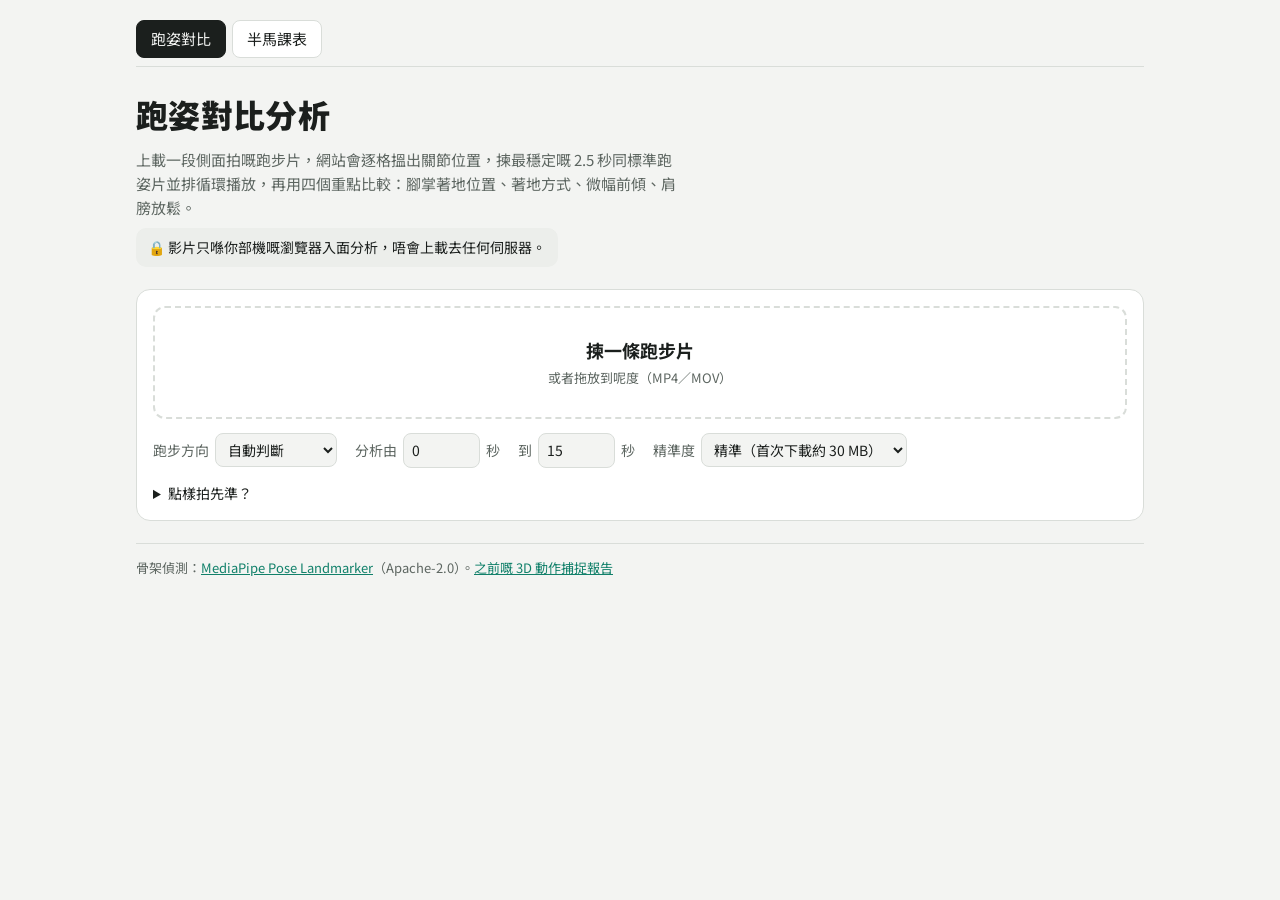
<file: index.html>
<!doctype html>
<html lang="zh-Hant-HK">
<head>
<meta charset="utf-8">
<meta name="viewport" content="width=device-width, initial-scale=1, viewport-fit=cover">
<title>跑姿對比分析</title>
<meta name="description" content="上載一段側面跑步片，喺瀏覽器入面同標準跑姿片逐格對比：落地位置、著地方式、前傾、肩膀放鬆。影片唔會離開你部機。">
<link rel="preconnect" href="https://fonts.googleapis.com">
<link rel="preconnect" href="https://fonts.gstatic.com" crossorigin>
<link rel="stylesheet" href="https://fonts.googleapis.com/css2?family=Noto+Sans+HK:wght@400;500;700;900&family=IBM+Plex+Mono:wght@400;600&display=swap">
<link rel="stylesheet" href="app/style.css">
</head>
<body>
<div class="wrap">
  <nav class="site-nav" aria-label="分頁">
    <a href="./" aria-current="page">跑姿對比</a>
    <a href="plan/">半馬課表</a>
  </nav>

  <header class="hero">
    <h1>跑姿對比分析</h1>
    <p class="sub">上載一段側面拍嘅跑步片，網站會逐格搵出關節位置，揀最穩定嘅 2.5 秒同標準跑姿片並排循環播放，再用四個重點比較：腳掌著地位置、著地方式、微幅前傾、肩膀放鬆。</p>
    <p class="privacy">🔒 影片只喺你部機嘅瀏覽器入面分析，唔會上載去任何伺服器。</p>
  </header>

  <section id="upload" class="card upload" aria-label="上載影片">
    <label class="drop" id="drop">
      <input type="file" id="file" accept="video/*">
      <span class="drop-t">揀一條跑步片</span>
      <span class="drop-s">或者拖放到呢度（MP4／MOV）</span>
    </label>
    <div class="opts">
      <label>跑步方向
        <select id="dir">
          <option value="auto" selected>自動判斷</option>
          <option value="right">向畫面右邊跑</option>
          <option value="left">向畫面左邊跑</option>
        </select>
      </label>
      <label>分析由<input id="t0" type="number" min="0" step="0.5" value="0" inputmode="decimal"> 秒</label>
      <label>到<input id="t1" type="number" min="1" step="0.5" value="15" inputmode="decimal"> 秒</label>
      <label>精準度
        <select id="model">
          <option value="heavy" selected>精準（首次下載約 30 MB）</option>
          <option value="full">較快（約 9 MB）</option>
        </select>
      </label>
    </div>
    <details class="tips">
      <summary>點樣拍先準？</summary>
      <ul>
        <li>正側面拍，成個人（頭到腳）都要喺畫面入面，最好向畫面右邊跑。</li>
        <li>最少連續跑 5 秒，10 秒以上更好；分析範圍最多揀 20 秒。</li>
        <li>光線充足、背景唔好太多人；鏡頭跟住跑或者固定都得。</li>
        <li>用 60 fps 或以上拍會更準（慢鏡片都得）。</li>
      </ul>
    </details>
    <div class="prog" id="prog" hidden>
      <div class="bar"><i id="progbar"></i></div>
      <p id="progtxt">準備中…</p>
      <button id="cancel" type="button">取消</button>
    </div>
    <p class="err" id="err" role="alert" hidden></p>
  </section>

  <div id="results" hidden>
    <section class="stage" aria-label="影片對比">
      <div class="clip">
        <div class="lab"><b class="me">你嘅片</b><span class="num" id="tu">0.00s</span></div>
        <div class="vbox" id="boxu"><video id="vu" muted playsinline preload="auto"></video><canvas id="cu"></canvas></div>
      </div>
      <div class="clip">
        <div class="lab"><b class="st">標準片</b><span class="num" id="ts">0.00s</span></div>
        <div class="vbox" id="boxs"><video id="vs" src="app/std/standard.mp4" muted playsinline preload="auto"></video><canvas id="cs"></canvas></div>
      </div>
    </section>
    <div class="ctrl">
      <button id="play" type="button" aria-pressed="false">暫停</button>
      <span class="sp">速度</span>
      <button class="rate" type="button" data-r="1" aria-pressed="true">1×</button>
      <button class="rate" type="button" data-r="0.5" aria-pressed="false">0.5×</button>
      <button class="rate" type="button" data-r="0.25" aria-pressed="false">0.25×</button>
      <button id="prev" type="button">上一格</button>
      <button id="step" type="button">下一格</button>
      <button id="skel" type="button" aria-pressed="true">骨架</button>
      <div class="tline" aria-hidden="true"><i id="bar"></i></div>
    </div>
    <p class="note" id="clipnote"></p>

    <section class="verdicts" id="verdicts" aria-label="四個重點總結"></section>

    <section class="block">
      <nav class="tabs" role="tablist" id="tabs"></nav>
      <div id="pane" class="pane"></div>
    </section>

    <section class="block">
      <h2>一個步態週期入面嘅關節角度</h2>
      <p class="note">由近鏡嗰隻腳落地（0%）到佢下一次落地（100%），每條片幾個週期取平均。線形越似，動作越接近標準片。</p>
      <div class="legend"><span><i style="background:var(--me)"></i>你嘅片</span><span><i style="background:var(--std)"></i>標準片</span></div>
      <div class="curves" id="curves"></div>
    </section>

    <section class="note">
      <h2 class="h-note">點樣量、準唔準</h2>
      <ul>
        <li>方法：用 MediaPipe Pose 逐格搵 33 個關節點（你嘅片用 60 fps 或者原本幀率取樣，標準片 30 fps），修正左右腳對調、平滑後計 2D 角度。角度係喺畫面平面量，鏡頭唔係正側面都會有 ±5° 左右誤差。</li>
        <li>落地／離地用「腳跟最前／腳尖最後（相對髖部）」嘅方法搵（Zeni 2008），可能比真正著地遲 1–3 格，所以觸地時間只當參考。兩條片用同一套方法，「比較」比「絕對數字」更可信。</li>
        <li>著地方式用鞋跟同鞋尖兩點量，鞋底前後厚度差會令數字偏向「腳跟」。</li>
        <li>每個範圍都係參考起始值，唔係醫學或者比賽標準；標準片本身都只係一位跑者嘅示範。</li>
        <li id="longnote"></li>
      </ul>
    </section>
    <div class="again"><button id="again" type="button">分析另一條片</button></div>
  </div>

  <footer class="foot">
    <p>骨架偵測：<a href="https://ai.google.dev/edge/mediapipe/solutions/vision/pose_landmarker" rel="noopener">MediaPipe Pose Landmarker</a>（Apache-2.0）。<a href="motion-capture/">之前嘅 3D 動作捕捉報告</a></p>
  </footer>
</div>
<script type="module" src="app/main.js"></script>
</body>
</html>
</file>
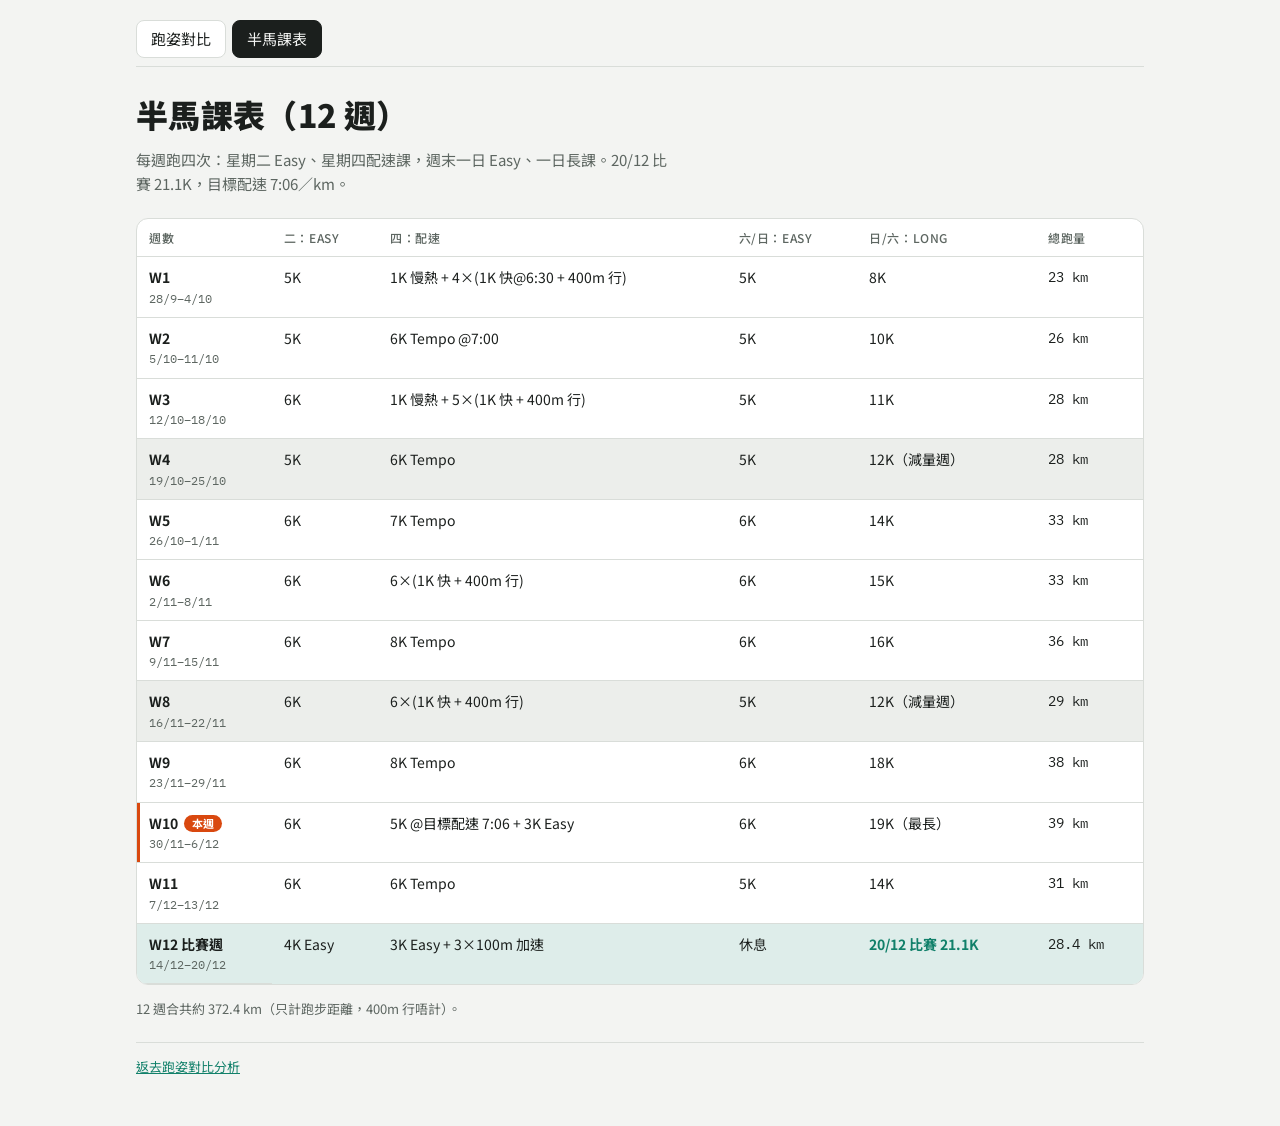
<file: plan/index.html>
<!doctype html>
<html lang="zh-Hant-HK">
<head>
<meta charset="utf-8">
<meta name="viewport" content="width=device-width, initial-scale=1, viewport-fit=cover">
<title>半馬課表</title>
<meta name="description" content="12 週半馬拉松訓練課表，20/12 比賽。">
<link rel="preconnect" href="https://fonts.googleapis.com">
<link rel="preconnect" href="https://fonts.gstatic.com" crossorigin>
<link rel="stylesheet" href="https://fonts.googleapis.com/css2?family=Noto+Sans+HK:wght@400;500;700;900&family=IBM+Plex+Mono:wght@400;600&display=swap">
<link rel="stylesheet" href="../app/style.css">
</head>
<body>
<div class="wrap">
  <nav class="site-nav" aria-label="分頁">
    <a href="../">跑姿對比</a>
    <a href="./" aria-current="page">半馬課表</a>
  </nav>

  <header class="hero">
    <h1>半馬課表（12 週）</h1>
    <p class="sub">每週跑四次：星期二 Easy、星期四配速課，週末一日 Easy、一日長課。20/12 比賽 21.1K，目標配速 7:06／km。</p>
  </header>

  <section class="block" aria-label="課表">
    <div class="tblwrap plan" id="plan"></div>
    <p class="note" id="plansum"></p>
  </section>

  <footer class="foot">
    <p><a href="../">返去跑姿對比分析</a></p>
  </footer>
</div>
<script type="module" src="../app/plan.js"></script>
</body>
</html>
</file>
<file: app/style.css>
/* Layout: lab bench. Upload card, then two clips side by side, four tabs below. */
/* Layout: lab bench. Two clips side by side up top, four tabs below; each tab = verdict, numbers table, per-step strip. */
:root{
  --bg:#f3f4f2; --panel:#ffffff; --ink:#1b1f1d; --muted:#5d6661; --line:#d9ddd9;
  --me:#d9480f; --std:#11806a; --good:#2f7d32; --warn:#b26a00; --bad:#c0392b; --chip:#eceeeb;
  --f-disp:"Noto Sans HK","PingFang HK","Microsoft JhengHei",sans-serif;
  --f-body:"Noto Sans HK","PingFang HK","Microsoft JhengHei",sans-serif;
  --f-num:"IBM Plex Mono",ui-monospace,Menlo,monospace;
}
@media (prefers-color-scheme: dark){:root:not([data-theme="light"]){
  --bg:#111413; --panel:#1a1e1c; --ink:#e8ebe9; --muted:#9aa49f; --line:#2c322f;
  --me:#ff8a4c; --std:#3cc9a6; --good:#6cc070; --warn:#e3a33b; --bad:#ef6b5b; --chip:#232826; color-scheme:dark}}
:root[data-theme="dark"]{
  --bg:#111413; --panel:#1a1e1c; --ink:#e8ebe9; --muted:#9aa49f; --line:#2c322f;
  --me:#ff8a4c; --std:#3cc9a6; --good:#6cc070; --warn:#e3a33b; --bad:#ef6b5b; --chip:#232826; color-scheme:dark}
*{box-sizing:border-box}
html{-webkit-text-size-adjust:100%}
body{margin:0;background:var(--bg);color:var(--ink);font-family:var(--f-body);font-size:15px;line-height:1.6}
.wrap{max-width:1040px;margin:0 auto;padding-left:max(16px,env(safe-area-inset-left,0px));padding-right:max(16px,env(safe-area-inset-right,0px));padding-block:20px 48px;display:grid;grid-template-columns:minmax(0,1fr);gap:22px}
.wrap>*,.pane>*,section>*{min-width:0}
h1{font-family:var(--f-disp);font-weight:900;font-size:clamp(22px,4vw,32px);margin:0;letter-spacing:.01em;text-wrap:balance}
h2{font-size:18px;margin:0;text-wrap:balance}
h3{font-size:15px;margin:0}
p{margin:0}
.sub{color:var(--muted);max-width:68ch}
.num{font-family:var(--f-num);font-variant-numeric:tabular-nums}
.me{color:var(--me)} .st{color:var(--std)}
/* stage */
.stage{display:grid;grid-template-columns:1fr 1fr;gap:10px}
.clip{display:grid;gap:6px;min-width:0}
.vbox{position:relative;width:100%;aspect-ratio:9/16;background:#000;border-radius:10px;overflow:hidden}
.vbox video,.vbox canvas{position:absolute;inset:0;width:100%;height:100%;display:block}
.vbox video{object-fit:contain}
.vbox canvas{pointer-events:none}
.clip .lab{display:flex;justify-content:space-between;align-items:baseline;gap:8px;font-size:13px}
.clip .lab b{font-size:14px}
.ctrl{display:flex;flex-wrap:wrap;gap:8px;align-items:center}
button{font:inherit;cursor:pointer;border:1px solid var(--line);background:var(--panel);color:var(--ink);border-radius:999px;padding:6px 14px}
button:hover{border-color:var(--muted)}
button:focus-visible{outline:2px solid var(--std);outline-offset:2px}
button[aria-pressed="true"]{background:var(--ink);color:var(--bg);border-color:var(--ink)}
.ctrl .sp{color:var(--muted);font-size:13px;margin-left:4px}
.tline{height:6px;background:var(--chip);border-radius:3px;position:relative;flex:1 1 160px;min-width:120px}
.tline i{position:absolute;inset:0 auto 0 0;background:var(--muted);border-radius:3px;width:0}
/* summary row */
.verdicts{display:grid;grid-template-columns:repeat(4,minmax(0,1fr));gap:10px}
@media (max-width:720px){.verdicts{grid-template-columns:repeat(2,minmax(0,1fr))}}
.vcard{background:var(--panel);border:1px solid var(--line);border-radius:12px;padding:12px 14px;display:grid;gap:6px;text-align:left;cursor:pointer;color:var(--ink)}
.vcard small{color:var(--muted);font-size:12px;letter-spacing:.06em}
.vcard .t{font-weight:700}
.pill{display:inline-block;font-size:12px;font-weight:700;padding:2px 10px;border-radius:999px;color:#fff;width:max-content}
.pill.good{background:var(--good)} .pill.warn{background:var(--warn)} .pill.bad{background:var(--bad)}
/* tabs */
.tabs{display:flex;gap:6px;flex-wrap:wrap;border-bottom:1px solid var(--line);padding-bottom:8px}
.tabs button{border-radius:8px}
.pane{display:grid;grid-template-columns:minmax(0,1fr);gap:16px}
.lead{display:grid;gap:6px;max-width:72ch}
.lead .std{color:var(--muted);font-size:14px}
.tblwrap{overflow-x:auto;background:var(--panel);border:1px solid var(--line);border-radius:12px}
table{border-collapse:collapse;width:100%;min-width:560px;font-size:14px}
th,td{padding:9px 12px;text-align:left;border-bottom:1px solid var(--line);vertical-align:top}
tr:last-child td{border-bottom:none}
th{font-size:12px;color:var(--muted);font-weight:500;letter-spacing:.05em}
td.v{font-family:var(--f-num);font-variant-numeric:tabular-nums;white-space:nowrap}
td.ref{color:var(--muted);font-size:13px}
.two{display:grid;grid-template-columns:minmax(0,1fr) minmax(0,1fr);gap:16px}
@media (max-width:760px){.two{grid-template-columns:minmax(0,1fr)}}
.box{background:var(--panel);border:1px solid var(--line);border-radius:12px;padding:14px 16px;display:grid;grid-template-columns:minmax(0,1fr);gap:8px;min-width:0}
.box ul{margin:0;padding-left:1.2em;display:grid;gap:4px}
.box h3 small{color:var(--muted);font-weight:400}
svg text{fill:var(--muted);font-family:var(--f-num);font-size:11px}
svg .ax{stroke:var(--line)}
.legend{display:flex;gap:14px;font-size:13px;color:var(--muted);flex-wrap:wrap}
.legend i{display:inline-block;width:14px;height:3px;border-radius:2px;vertical-align:middle;margin-right:6px}
.curves{display:grid;grid-template-columns:repeat(2,minmax(0,1fr));gap:12px}
@media (max-width:640px){.curves{grid-template-columns:minmax(0,1fr)}}
.note{color:var(--muted);font-size:13px;max-width:80ch}
.note ul{margin:6px 0 0;padding-left:1.2em;display:grid;gap:3px}
ul{grid-template-columns:minmax(0,1fr)}
@media (prefers-reduced-motion:reduce){*{transition:none!important}}

a{color:var(--std)}
.hero{display:grid;gap:8px}
.privacy{font-size:14px;color:var(--ink);background:var(--chip);border-radius:10px;padding:8px 12px;width:max-content;max-width:100%}
.card{background:var(--panel);border:1px solid var(--line);border-radius:14px;padding:16px;display:grid;gap:14px}
.drop{position:relative;display:grid;place-items:center;gap:4px;text-align:center;border:2px dashed var(--line);border-radius:12px;padding:28px 16px;cursor:pointer;transition:border-color .15s,background .15s}
.drop:hover,.drop.over{border-color:var(--std);background:var(--chip)}
.drop input{position:absolute;inset:0;opacity:0;cursor:pointer;width:100%}
.drop-t{font-size:18px;font-weight:700}
.drop-s{color:var(--muted);font-size:13px}
.opts{display:flex;flex-wrap:wrap;gap:10px 18px;align-items:center;font-size:14px;color:var(--muted)}
.opts label{display:flex;gap:6px;align-items:center}
select,input[type=number]{font:inherit;color:var(--ink);background:var(--bg);border:1px solid var(--line);border-radius:8px;padding:5px 8px}
input[type=number]{width:5.5em}
.tips{font-size:14px;color:var(--muted)}
.tips summary{cursor:pointer;color:var(--ink)}
.tips ul{margin:6px 0 0;padding-left:1.2em;display:grid;gap:3px}
.prog{display:grid;gap:8px}
.prog .bar{height:8px;background:var(--chip);border-radius:4px;overflow:hidden}
.prog .bar i{display:block;height:100%;width:0;background:var(--std);transition:width .2s}
.prog p{margin:0;font-size:14px;color:var(--muted)}
.prog button{justify-self:start}
.err{color:var(--bad);font-weight:500}
[hidden]{display:none!important}
#results{display:grid;grid-template-columns:minmax(0,1fr);gap:22px}
.block{display:grid;gap:14px}
.h-note{color:var(--ink);font-size:16px;margin-bottom:4px}
.again{display:flex;justify-content:center}
.foot{color:var(--muted);font-size:13px;border-top:1px solid var(--line);padding-top:14px}
.chips{display:flex;flex-wrap:wrap;gap:6px}
/* site nav: 跑姿對比 / 半馬課表 */
.site-nav{display:flex;gap:6px;flex-wrap:wrap;border-bottom:1px solid var(--line);padding-bottom:8px}
.site-nav a{color:var(--ink);text-decoration:none;border:1px solid var(--line);background:var(--panel);border-radius:8px;padding:6px 14px}
.site-nav a:hover{border-color:var(--muted)}
.site-nav a[aria-current="page"]{background:var(--ink);color:var(--bg);border-color:var(--ink)}
/* half marathon plan */
.plan table{min-width:0}
.plan tbody th{font-size:14px;color:var(--ink);letter-spacing:0;white-space:nowrap}
.plan tbody th small{display:block;color:var(--muted);font-size:12px;font-weight:400}
.plan .tag{display:inline-block;margin-left:6px;font-size:11px;font-weight:700;padding:0 8px;border-radius:999px;background:var(--me);color:#fff;vertical-align:1px}
.plan tr.down td,.plan tr.down th{background:var(--chip)}
.plan tr.race td,.plan tr.race th{background:color-mix(in srgb,var(--std) 14%,var(--panel))}
.plan tr.race td:nth-child(5){font-weight:700;color:var(--std)}
.plan tr.now th{box-shadow:inset 3px 0 0 var(--me)}
@media (max-width:640px){
  .plan table,.plan tbody,.plan tr,.plan th,.plan td{display:block}
  .plan thead{display:none}
  .plan tr{border-bottom:1px solid var(--line);padding:10px 14px}
  .plan tr:last-child{border-bottom:none}
  .plan tbody th{display:flex;align-items:baseline;gap:8px;padding:0 0 6px;border:none}
  .plan tbody th small{display:inline}
  .plan tbody th .tag{margin-left:0}
  .plan td{display:grid;grid-template-columns:7.5em minmax(0,1fr);gap:8px;padding:3px 0;border:none}
  .plan td::before{content:attr(data-l);color:var(--muted);font-size:12px;font-family:var(--f-body)}
  .plan tr.down{background:var(--chip)}
  .plan tr.race{background:color-mix(in srgb,var(--std) 14%,var(--panel))}
  .plan tr.down td,.plan tr.down th,.plan tr.race td,.plan tr.race th{background:none}
  .plan tr.now{box-shadow:inset 3px 0 0 var(--me)}
  .plan tr.now th{box-shadow:none}
}
</file>
